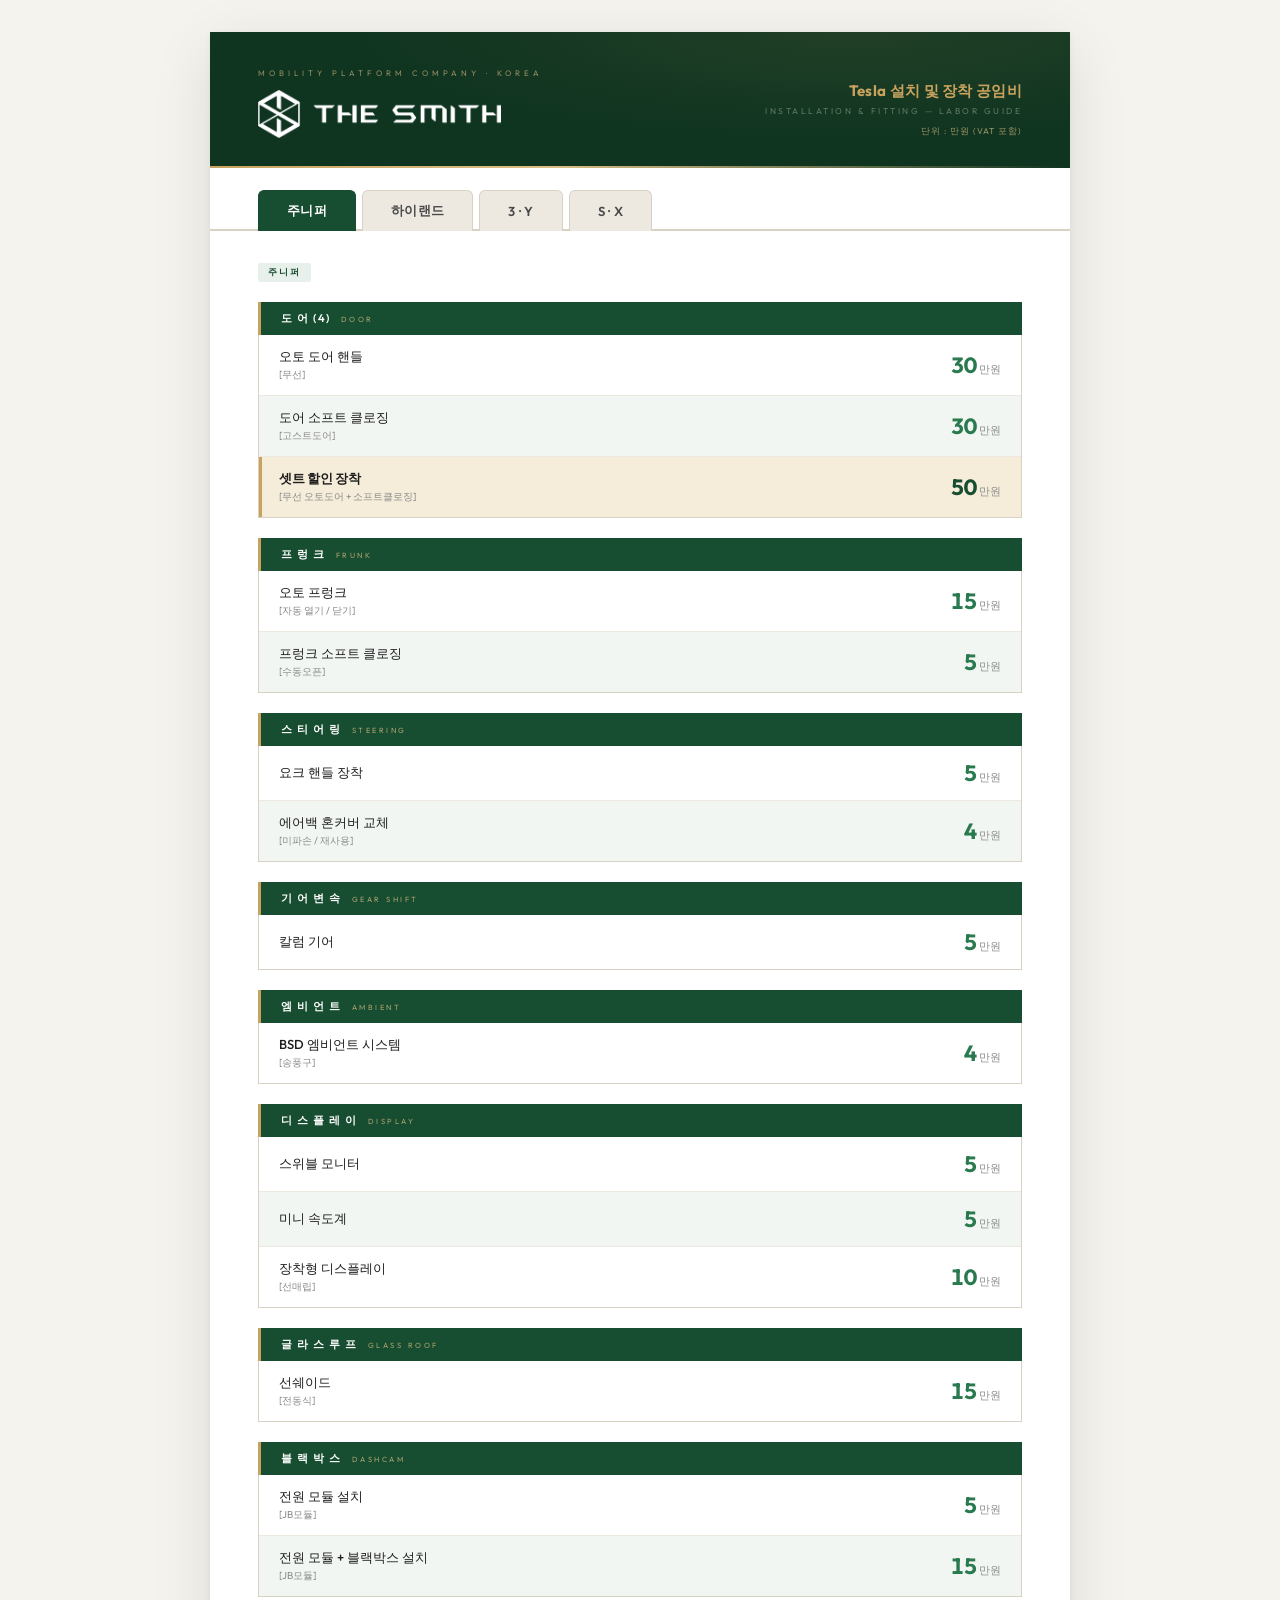
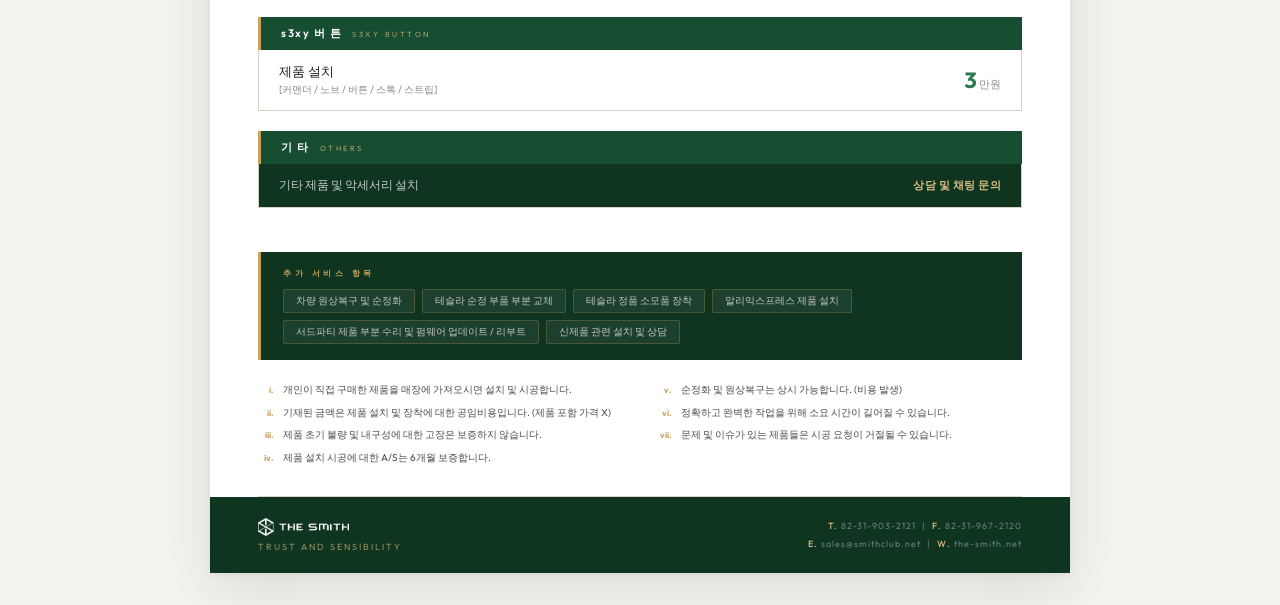
<file: index.html>
<!DOCTYPE html>
<html lang="ko">
<head>
  <meta charset="UTF-8">
  <meta name="viewport" content="width=device-width, initial-scale=1.0">
  <title>The Smith — Tesla 설치 및 장착 공임비</title>
  <link rel="stylesheet" href="css/style.css">
</head>
<body>
<div class="page">

  <!-- ── 헤더 ── -->
  <header class="header">
    <div class="header-inner">
      <div class="brand-block">
        <div class="brand-tag">Mobility Platform Company · Korea</div>
        <div class="brand-name">
          <img src="images/logo1.png" class="smith-logo-img" alt="The Smith">
        </div>
      </div>
      <div class="header-right">
        <div class="doc-title">Tesla 설치 및 장착 공임비</div>
        <div class="doc-subtitle">Installation &amp; Fitting — Labor Guide</div>
        <div class="unit-note">단위 : 만원 (VAT 포함)</div>
      </div>
    </div>
  </header>

  <!-- ── 차종 선택 탭 ── -->
  <section class="car-selector">
    <button class="car-tab active" data-car="juniper">주니퍼</button>
    <button class="car-tab" data-car="highland">하이랜드</button>
    <button class="car-tab" data-car="threey">3 · Y</button>
    <button class="car-tab" data-car="sx">S · X</button>
  </section>

  <!-- ── 공임비 콘텐츠 (JS 렌더링) ── -->
  <div class="price-content" id="price-content"></div>

  <!-- ── 추가 서비스 ── -->
  <div class="addl-section">
    <div class="addl-title">추가 서비스 항목</div>
    <div class="addl-tags" id="addl-tags"></div>
  </div>

  <!-- ── 안내 사항 ── -->
  <div class="notes-section" id="notes-section"></div>

  <!-- ── 푸터 ── -->
  <footer class="footer">
    <div class="footer-brand">
      <div>
        <img src="images/logo1.png" class="footer-logo-img" alt="The Smith">
        <div class="footer-tag">Trust and Sensibility</div>
      </div>
    </div>
    <div class="footer-right">
      <p><strong>T.</strong> 82-31-903-2121 &nbsp;|&nbsp; <strong>F.</strong> 82-31-967-2120</p>
      <p><strong>E.</strong> sales@smithclub.net &nbsp;|&nbsp; <strong>W.</strong> the-smith.net</p>
    </div>
  </footer>

</div>
<script src="js/data.js?v=8"></script>
<script src="js/api.js?v=8"></script>
<script src="js/main.js?v=8"></script>
</body>
</html>
</file>
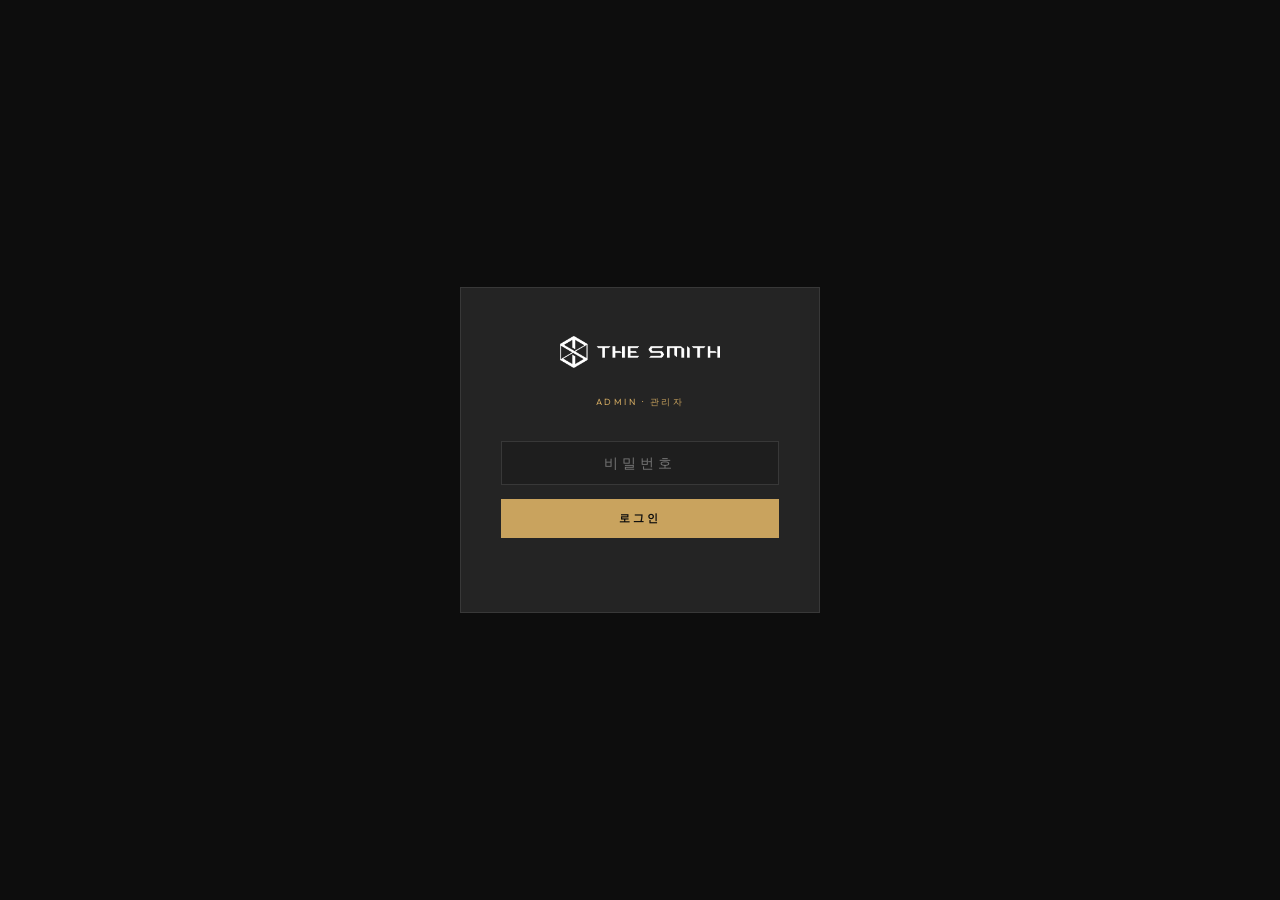
<file: admin/index.html>
<!DOCTYPE html>
<html lang="ko">
<head>
  <meta charset="UTF-8">
  <meta name="viewport" content="width=device-width, initial-scale=1.0">
  <title>The Smith — 관리자</title>
  <link rel="stylesheet" href="../css/admin.css">
</head>
<body>

<!-- ── 로그인 ── -->
<div class="login-screen" id="login-screen">
  <div class="login-box">
    <img src="../images/logo1.png" class="login-logo" alt="The Smith">
    <div class="login-sub">Admin · 관리자</div>
    <input type="password" id="pass-input" placeholder="비밀번호">
    <button id="login-btn">로그인</button>
    <div class="login-error" id="login-error"></div>
  </div>
</div>

<!-- ── 관리자 화면 ── -->
<div class="admin-wrap" id="admin-wrap">

  <!-- 상단 바 -->
  <div class="topbar">
    <div class="topbar-brand">
      <img src="../images/logo1.png" alt="logo" style="height:22px;width:auto;object-fit:contain;">
      <span class="topbar-badge">Admin</span>
    </div>
    <div class="topbar-actions">
      <span id="saved-time" style="font-size:9px;color:var(--muted);letter-spacing:0.5px;"></span>
      <button id="undo-btn" class="btn btn-outline" disabled title="Ctrl+Z">↩ 되돌리기</button>
      <button id="export-btn" class="btn btn-outline">CSV 내보내기</button>
      <button id="preview-btn" class="btn btn-outline">미리보기</button>
      <button id="reset-btn" class="btn btn-outline">초기화</button>
      <button id="save-btn" class="btn btn-gold">저장 · 적용</button>
      <button id="logout-btn" class="btn btn-outline">로그아웃</button>
    </div>
  </div>

  <div class="admin-content">

    <!-- 공임비 항목 -->
    <div class="section">
      <div class="section-head">
        <span class="section-title">공임비 항목 관리</span>
        <div style="display:flex;align-items:center;gap:12px;">
          <span style="font-size:10px;color:var(--muted);">가격 셀 비우면 — 표시 / 단위: 만원</span>
          <button id="add-cat-btn" class="btn btn-success btn-sm">+ 카테고리 추가</button>
        </div>
      </div>
      <div class="section-body">
        <div id="categories-container"></div>
      </div>
    </div>

    <!-- 추가 서비스 -->
    <div class="section">
      <div class="section-head">
        <span class="section-title">추가 서비스 항목</span>
      </div>
      <div class="section-body">
        <textarea class="list-editor" id="addl-editor"></textarea>
        <p class="list-hint">한 줄에 하나씩 입력하세요.</p>
      </div>
    </div>

    <!-- 안내 사항 -->
    <div class="section">
      <div class="section-head">
        <span class="section-title">안내 사항 (Notes)</span>
      </div>
      <div class="section-body">
        <textarea class="list-editor" id="notes-editor"></textarea>
        <p class="list-hint">한 줄에 하나씩 입력하세요. 순서대로 i, ii, iii… 번호가 붙습니다.</p>
      </div>
    </div>

  </div>
</div>

<div class="toast" id="toast"></div>

<script src="../js/data.js?v=10"></script>
<script src="../js/api.js?v=10"></script>
<script src="../js/admin.js?v=10"></script>
</body>
</html>
</file>
<file: css/style.css>
@import url('https://fonts.googleapis.com/css2?family=Outfit:wght@300;400;500;600;700&family=Bricolage+Grotesque:opsz,wght@12..96,400;12..96,700&display=swap');

/* ── TOKENS ── */
:root {
  /* 그린 */
  --green-dark:    #0f3420;
  --green-mid:     #174d30;
  --green-accent:  #2a7a50;
  --green-light:   #e8f0eb;
  --green-pale:    #f2f6f3;

  /* 베이지 */
  --bg:            #f5f3ee;
  --surface:       #ffffff;
  --beige-mid:     #ede9e1;
  --beige-dark:    #d8d2c4;

  /* 골드 */
  --gold:          #c9a35e;
  --gold-light:    #dbbe85;
  --gold-pale:     #f5edda;

  /* 텍스트 */
  --text-primary:  #1e1e1e;
  --text-secondary:#4a4a4a;
  --text-muted:    #8a8a8a;
}

* { margin: 0; padding: 0; box-sizing: border-box; }

html, body {
  background: var(--bg);
  font-family: 'Outfit', sans-serif;
  color: var(--text-primary);
  -webkit-font-smoothing: antialiased;
}

/* ── PAGE ── */
.page {
  max-width: 860px;
  margin: 32px auto;
  background: var(--surface);
  box-shadow: 0 2px 6px rgba(0,0,0,.06), 0 16px 56px rgba(0,0,0,.10);
  overflow: hidden;
}

/* ── HEADER ── */
.header {
  background: var(--green-dark);
  padding: 36px 48px 30px;
  position: relative;
  overflow: hidden;
}
.header::before {
  content: '';
  position: absolute;
  inset: 0;
  background: radial-gradient(ellipse at 75% 0%, rgba(201,163,94,.10) 0%, transparent 55%);
  pointer-events: none;
}
.header::after {
  content: '';
  position: absolute;
  bottom: 0; left: 0; right: 0;
  height: 2px;
  background: linear-gradient(90deg, var(--gold) 0%, var(--gold-light) 40%, transparent 100%);
}
.header-inner {
  display: flex;
  align-items: flex-end;
  justify-content: space-between;
  gap: 20px;
  flex-wrap: wrap;
  position: relative;
}
.brand-tag {
  font-size: 8px;
  letter-spacing: 4px;
  text-transform: uppercase;
  color: var(--gold-light);
  margin-bottom: 12px;
  opacity: 0.65;
}
.brand-name {
  display: flex;
  align-items: center;
  gap: 14px;
}
.smith-logo-img {
  height: 48px;
  width: auto;
  object-fit: contain;
  flex-shrink: 0;
}
.header-right { text-align: right; }
.doc-title {
  font-weight: 700;
  font-size: 15px;
  color: var(--gold);
  letter-spacing: 0.3px;
  line-height: 1.3;
}
.doc-subtitle {
  font-size: 8.5px;
  color: rgba(255,255,255,.32);
  letter-spacing: 2.5px;
  text-transform: uppercase;
  margin-top: 5px;
}
.unit-note {
  font-size: 8.5px;
  color: var(--gold-light);
  letter-spacing: 1px;
  margin-top: 9px;
  opacity: 0.7;
}

/* ── CAR SELECTOR ── */
.car-selector {
  background: var(--surface);
  padding: 20px 48px 0;
  border-bottom: 2px solid var(--beige-dark);
  display: flex;
  gap: 6px;
}
.car-tab {
  padding: 11px 28px;
  font-family: 'Outfit', sans-serif;
  font-size: 13px;
  font-weight: 600;
  letter-spacing: 0.3px;
  border: 1px solid var(--beige-dark);
  border-bottom: none;
  border-radius: 6px 6px 0 0;
  background: var(--beige-mid);
  color: var(--text-secondary);
  cursor: pointer;
  position: relative;
  bottom: -2px;
  transition: background .15s, color .15s;
  outline: none;
}
.car-tab:hover {
  background: var(--green-light);
  color: var(--green-mid);
  border-color: var(--beige-dark);
}
.car-tab.active {
  background: var(--green-mid);
  color: #ffffff;
  border-color: var(--green-mid);
}

/* ── PRICE CONTENT ── */
.price-content {
  padding: 28px 48px 24px;
}

.price-category {
  margin-bottom: 20px;
}

.category-header {
  background: var(--green-mid);
  color: #ffffff;
  border-left: 3px solid var(--gold);
  padding: 9px 20px;
  display: flex;
  align-items: center;
  gap: 10px;
  font-size: 11px;
  font-weight: 600;
  letter-spacing: 1.5px;
}
.category-header .cat-en {
  font-size: 7.5px;
  letter-spacing: 2.5px;
  text-transform: uppercase;
  color: var(--gold-light);
  font-weight: 400;
  opacity: 0.75;
}

.price-list {
  border: 1px solid var(--beige-dark);
  border-top: none;
}

.price-item {
  display: flex;
  justify-content: space-between;
  align-items: center;
  padding: 13px 20px;
  border-bottom: 1px solid var(--beige-mid);
  background: var(--surface);
  gap: 16px;
}
.price-item:nth-child(even) { background: var(--green-pale); }
.price-item:last-child { border-bottom: none; }

.item-info { flex: 1; min-width: 0; }
.item-name {
  font-size: 13px;
  font-weight: 500;
  color: var(--text-primary);
}
.item-sub {
  font-size: 10px;
  color: var(--text-muted);
  margin-top: 2px;
}

.item-price {
  font-size: 22px;
  font-weight: 700;
  color: var(--green-accent);
  white-space: nowrap;
  flex-shrink: 0;
  font-variant-numeric: tabular-nums;
}
.item-price .unit {
  font-size: 11px;
  font-weight: 400;
  color: var(--text-muted);
  margin-left: 2px;
}

/* 세트 할인 */
.price-item.is-set {
  background: var(--gold-pale) !important;
  border-left: 3px solid var(--gold);
  padding-left: 17px;
}
.price-item.is-set .item-name { font-weight: 700; }
.price-item.is-set .item-price { color: var(--green-mid); }

/* 상담 항목 */
.price-item.is-consult {
  background: var(--green-dark) !important;
  justify-content: space-between;
}
.price-item.is-consult .item-name { color: rgba(255,255,255,.75); font-size: 12px; }
.price-item.is-consult .consult-label {
  font-size: 11px;
  font-weight: 600;
  color: var(--gold-light);
  letter-spacing: 0.5px;
}

/* 선택 차종 배지 */
.car-badge {
  display: inline-block;
  background: var(--green-light);
  color: var(--green-mid);
  font-size: 9px;
  font-weight: 700;
  letter-spacing: 2px;
  text-transform: uppercase;
  padding: 3px 10px;
  border-radius: 2px;
  margin-bottom: 20px;
}

/* ── ADDITIONAL SERVICES ── */
.addl-section {
  margin: 0 48px;
  padding: 16px 22px;
  background: var(--green-dark);
  border-left: 3px solid var(--gold);
}
.addl-title {
  font-size: 8px;
  letter-spacing: 3.5px;
  text-transform: uppercase;
  color: var(--gold);
  margin-bottom: 10px;
  font-weight: 600;
}
.addl-tags { display: flex; flex-wrap: wrap; gap: 7px; }
.addl-tag {
  background: rgba(255,255,255,.06);
  border: 1px solid rgba(201,163,94,.25);
  color: rgba(255,255,255,.72);
  font-size: 9.5px;
  padding: 4px 12px;
  border-radius: 2px;
}

/* ── NOTES ── */
.notes-section {
  margin: 22px 48px 0;
  display: grid;
  grid-template-columns: 1fr 1fr;
  gap: 0 32px;
  padding-bottom: 24px;
  border-bottom: 1px solid var(--beige-dark);
}
.note-item {
  display: flex;
  gap: 9px;
  align-items: flex-start;
  margin-bottom: 6px;
}
.note-num {
  color: var(--gold);
  font-weight: 700;
  font-size: 8.5px;
  flex-shrink: 0;
  margin-top: 2px;
  width: 16px;
  text-align: right;
}
.note-text {
  font-size: 10px;
  color: var(--text-secondary);
  line-height: 1.65;
}

/* ── FOOTER ── */
.footer {
  background: var(--green-dark);
  padding: 20px 48px;
  display: flex;
  align-items: center;
  justify-content: space-between;
  gap: 16px;
  flex-wrap: wrap;
}
.footer-brand { display: flex; align-items: center; gap: 14px; }
.footer-logo-img {
  height: 18px;
  width: auto;
  max-width: 118px;
  object-fit: contain;
  display: block;
  margin-bottom: 5px;
}
.footer-tag {
  font-size: 9px;
  letter-spacing: 2px;
  color: var(--gold-light);
  text-transform: uppercase;
  margin-top: 2px;
  opacity: 0.65;
  white-space: nowrap;
}
.footer-right { text-align: right; }
.footer-right p {
  font-size: 9px;
  color: rgba(255,255,255,.38);
  letter-spacing: 1px;
  line-height: 2;
}
.footer-right strong { color: var(--gold-light); font-weight: 500; }

/* ── MOBILE ── */
@media (max-width: 680px) {
  .page { margin: 0; box-shadow: none; }
  .header { padding: 26px 20px 22px; }
  .header-inner { flex-direction: column; align-items: flex-start; gap: 14px; }
  .header-right { text-align: left; }

  .car-selector { padding: 14px 16px 0; gap: 4px; overflow-x: auto; }
  .car-tab { padding: 9px 18px; font-size: 12px; white-space: nowrap; flex-shrink: 0; }

  .price-content { padding: 16px 16px; }
  .item-price { font-size: 18px; }
  .category-header { padding: 8px 16px; }
  .price-item { padding: 12px 16px; }

  .addl-section { margin: 0 16px; }
  .notes-section { margin: 16px 16px 0; grid-template-columns: 1fr; padding-bottom: 16px; }
  .footer { padding: 18px 20px; flex-direction: column; align-items: flex-start; }
  .footer-right { text-align: left; }
}

/* ── PRINT ── */
@media print {
  html, body { background: white; }
  .page { margin: 0; max-width: 794px; box-shadow: none; }
  .car-selector { display: none; }
}

/* ── 로딩 스피너 ── */
.spinner {
  width: 28px; height: 28px;
  border: 3px solid var(--beige-dark);
  border-top-color: var(--green-mid);
  border-radius: 50%;
  animation: spin .7s linear infinite;
  margin: 0 auto;
}
@keyframes spin { to { transform: rotate(360deg); } }
</file>
<file: css/admin.css>
@import url('https://fonts.googleapis.com/css2?family=Outfit:wght@300;400;500;600;700&display=swap');

:root {
  --black:   #0d0d0d;
  --dark:    #1a1a1a;
  --dark-2:  #242424;
  --panel:   #2a2a2a;
  --border:  #383838;
  --muted:   #666;
  --text:    #e8e8e4;
  --text-dim:#9a9a9a;
  --gold:    #c9a35e;
  --gold-lt: #dbbe85;
  --danger:  #e05252;
  --success: #4caf80;
  --input-bg:#1e1e1e;
}

* { margin: 0; padding: 0; box-sizing: border-box; }

html, body {
  background: var(--black);
  font-family: 'Outfit', sans-serif;
  color: var(--text);
  -webkit-font-smoothing: antialiased;
  min-height: 100vh;
}

/* ── LOGIN SCREEN ── */
.login-screen {
  display: flex;
  align-items: center;
  justify-content: center;
  min-height: 100vh;
  padding: 24px;
}
.login-box {
  background: var(--dark-2);
  border: 1px solid var(--border);
  padding: 48px 40px;
  width: 100%;
  max-width: 360px;
  text-align: center;
}
.login-logo { width: 160px; height: auto; margin-bottom: 24px; }
.login-sub {
  font-size: 9px;
  letter-spacing: 2.5px;
  color: var(--gold);
  text-transform: uppercase;
  margin-bottom: 32px;
}
.login-box input[type="password"] {
  width: 100%;
  padding: 12px 16px;
  background: var(--input-bg);
  border: 1px solid var(--border);
  color: var(--text);
  font-family: inherit;
  font-size: 14px;
  letter-spacing: 4px;
  outline: none;
  margin-bottom: 14px;
  text-align: center;
  transition: border-color .2s;
}
.login-box input[type="password"]:focus { border-color: var(--gold); }
.login-box button {
  width: 100%;
  padding: 12px;
  background: var(--gold);
  color: var(--black);
  border: none;
  font-family: inherit;
  font-size: 11px;
  font-weight: 700;
  letter-spacing: 3px;
  text-transform: uppercase;
  cursor: pointer;
  transition: opacity .2s;
}
.login-box button:hover { opacity: .85; }
.login-error {
  font-size: 10px;
  color: var(--danger);
  margin-top: 10px;
  letter-spacing: 0.5px;
  min-height: 16px;
}

/* ── ADMIN LAYOUT ── */
.admin-wrap { display: none; flex-direction: column; min-height: 100vh; }
.admin-wrap.visible { display: flex; }

/* Top bar */
.topbar {
  background: var(--dark-2);
  border-bottom: 1px solid var(--border);
  padding: 0 32px;
  height: 56px;
  display: flex;
  align-items: center;
  justify-content: space-between;
  position: sticky;
  top: 0;
  z-index: 100;
}
.topbar-brand {
  display: flex;
  align-items: center;
  gap: 12px;
  font-size: 11px;
  font-weight: 600;
  letter-spacing: 3px;
  text-transform: uppercase;
  color: #fff;
}
.topbar-brand img { width: 28px; }
.topbar-badge {
  font-size: 8px;
  letter-spacing: 2px;
  color: var(--gold);
  text-transform: uppercase;
  margin-left: 4px;
  opacity: .8;
}
.topbar-actions { display: flex; gap: 10px; align-items: center; }

/* Buttons */
.btn {
  padding: 8px 18px;
  font-family: inherit;
  font-size: 10px;
  font-weight: 600;
  letter-spacing: 2px;
  text-transform: uppercase;
  border: none;
  cursor: pointer;
  transition: opacity .2s;
  text-decoration: none;
  display: inline-flex;
  align-items: center;
  gap: 6px;
}
.btn:hover { opacity: .8; }
.btn-gold    { background: var(--gold); color: var(--black); }
.btn-outline { background: transparent; color: var(--text-dim); border: 1px solid var(--border); }
.btn-danger  { background: var(--danger); color: #fff; }
.btn-success { background: var(--success); color: #fff; }
.btn-sm { padding: 5px 12px; font-size: 9px; }

/* Main content */
.admin-content {
  flex: 1;
  padding: 32px;
  max-width: 1100px;
  width: 100%;
  margin: 0 auto;
}

/* Section */
.section {
  background: var(--dark-2);
  border: 1px solid var(--border);
  margin-bottom: 24px;
  overflow: hidden;
}
.section-head {
  padding: 14px 20px;
  background: var(--panel);
  border-bottom: 1px solid var(--border);
  display: flex;
  align-items: center;
  justify-content: space-between;
  gap: 12px;
}
.section-title {
  font-size: 10px;
  font-weight: 600;
  letter-spacing: 2.5px;
  text-transform: uppercase;
  color: var(--gold);
}
.section-body { padding: 20px; }

/* Category block */
.cat-block {
  background: var(--dark-2);
  border: 1px solid var(--border);
  margin-bottom: 16px;
  overflow: hidden;
}
.cat-block-head {
  background: var(--panel);
  border-bottom: 1px solid var(--border);
  padding: 10px 16px;
  display: flex;
  align-items: center;
  justify-content: space-between;
  gap: 8px;
}
.cat-block-name {
  font-size: 11px;
  font-weight: 600;
  letter-spacing: 1.5px;
  color: #fff;
  display: flex;
  align-items: center;
  gap: 8px;
}
.cat-block-name .en {
  font-size: 8px;
  color: var(--gold);
  letter-spacing: 2px;
  font-weight: 400;
}

/* Items table */
.items-table {
  width: 100%;
  border-collapse: collapse;
  font-size: 12px;
}
.items-table th {
  padding: 8px 10px;
  text-align: left;
  font-size: 8.5px;
  font-weight: 600;
  letter-spacing: 2px;
  text-transform: uppercase;
  color: var(--text-dim);
  border-bottom: 1px solid var(--border);
  white-space: nowrap;
}
.items-table th.center { text-align: center; }
.items-table td {
  padding: 8px 10px;
  border-bottom: 1px solid #1e1e1e;
  vertical-align: middle;
}
.items-table tr:last-child td { border-bottom: none; }
.items-table input[type="text"],
.items-table input[type="number"] {
  background: var(--input-bg);
  border: 1px solid #333;
  color: var(--text);
  font-family: inherit;
  font-size: 12px;
  padding: 5px 8px;
  width: 100%;
  outline: none;
  transition: border-color .15s;
}
.items-table input:focus { border-color: var(--gold); }
.items-table input[type="number"] { text-align: center; width: 64px; }
.items-table td.center { text-align: center; }
.empty-mark { color: var(--muted); font-size: 11px; }

/* Row type badge */
.type-badge {
  font-size: 8px;
  padding: 2px 7px;
  border-radius: 2px;
  letter-spacing: 1px;
  text-transform: uppercase;
  font-weight: 600;
}
.type-normal  { background: rgba(255,255,255,.06); color: var(--text-dim); }
.type-set     { background: rgba(201,163,94,.15); color: var(--gold); }
.type-consult { background: rgba(76,175,128,.15); color: var(--success); }

/* Textarea inputs */
.list-editor {
  width: 100%;
  background: var(--input-bg);
  border: 1px solid var(--border);
  color: var(--text);
  font-family: inherit;
  font-size: 12px;
  padding: 12px 14px;
  line-height: 1.8;
  resize: vertical;
  outline: none;
  min-height: 120px;
  transition: border-color .15s;
}
.list-editor:focus { border-color: var(--gold); }
.list-hint {
  font-size: 9.5px;
  color: var(--muted);
  margin-top: 6px;
  letter-spacing: 0.3px;
}

/* Toast */
.toast {
  position: fixed;
  bottom: 32px;
  right: 32px;
  background: var(--success);
  color: #fff;
  font-size: 11px;
  font-weight: 600;
  letter-spacing: 1.5px;
  padding: 12px 24px;
  opacity: 0;
  transform: translateY(8px);
  transition: opacity .25s, transform .25s;
  pointer-events: none;
  z-index: 999;
}
.toast.show { opacity: 1; transform: translateY(0); }
.toast.error { background: var(--danger); }

/* ── DRAG & DROP ── */
.cat-drag-handle {
  font-size: 14px;
  color: var(--muted);
  cursor: grab;
  padding: 0 6px 0 2px;
  user-select: none;
  opacity: 0.5;
  transition: opacity .15s;
}
.cat-drag-handle:hover { opacity: 1; }

.drag-handle {
  color: var(--muted);
  font-size: 13px;
  cursor: grab;
  text-align: center;
  user-select: none;
  opacity: 0.4;
  transition: opacity .15s;
}
.drag-handle:hover { opacity: 0.9; }

.cat-block.dragging   { opacity: 0.45; border: 1px dashed var(--gold); }
.cat-block.drag-over  { border: 2px solid var(--gold); }
.draggable-row.dragging  { opacity: 0.35; background: var(--panel) !important; }
.draggable-row.drag-over { outline: 2px solid var(--gold); }
</file>
